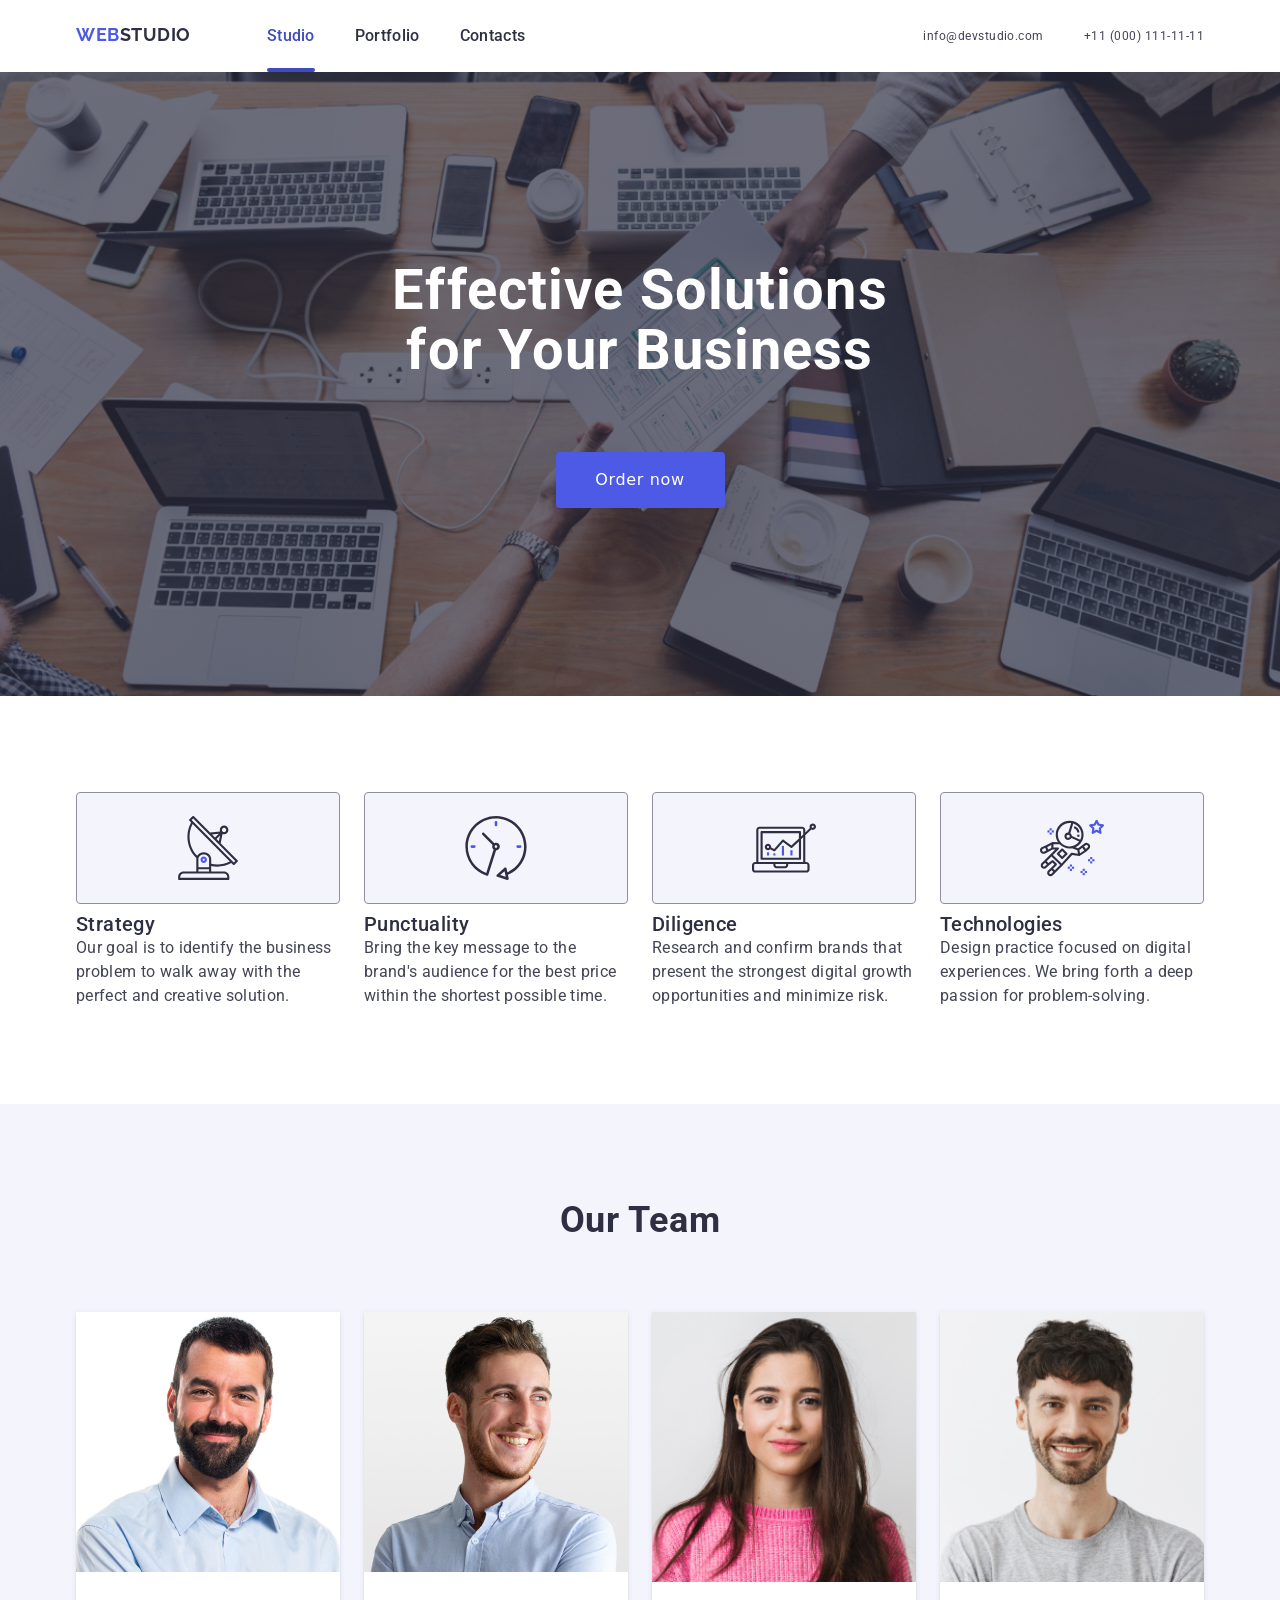
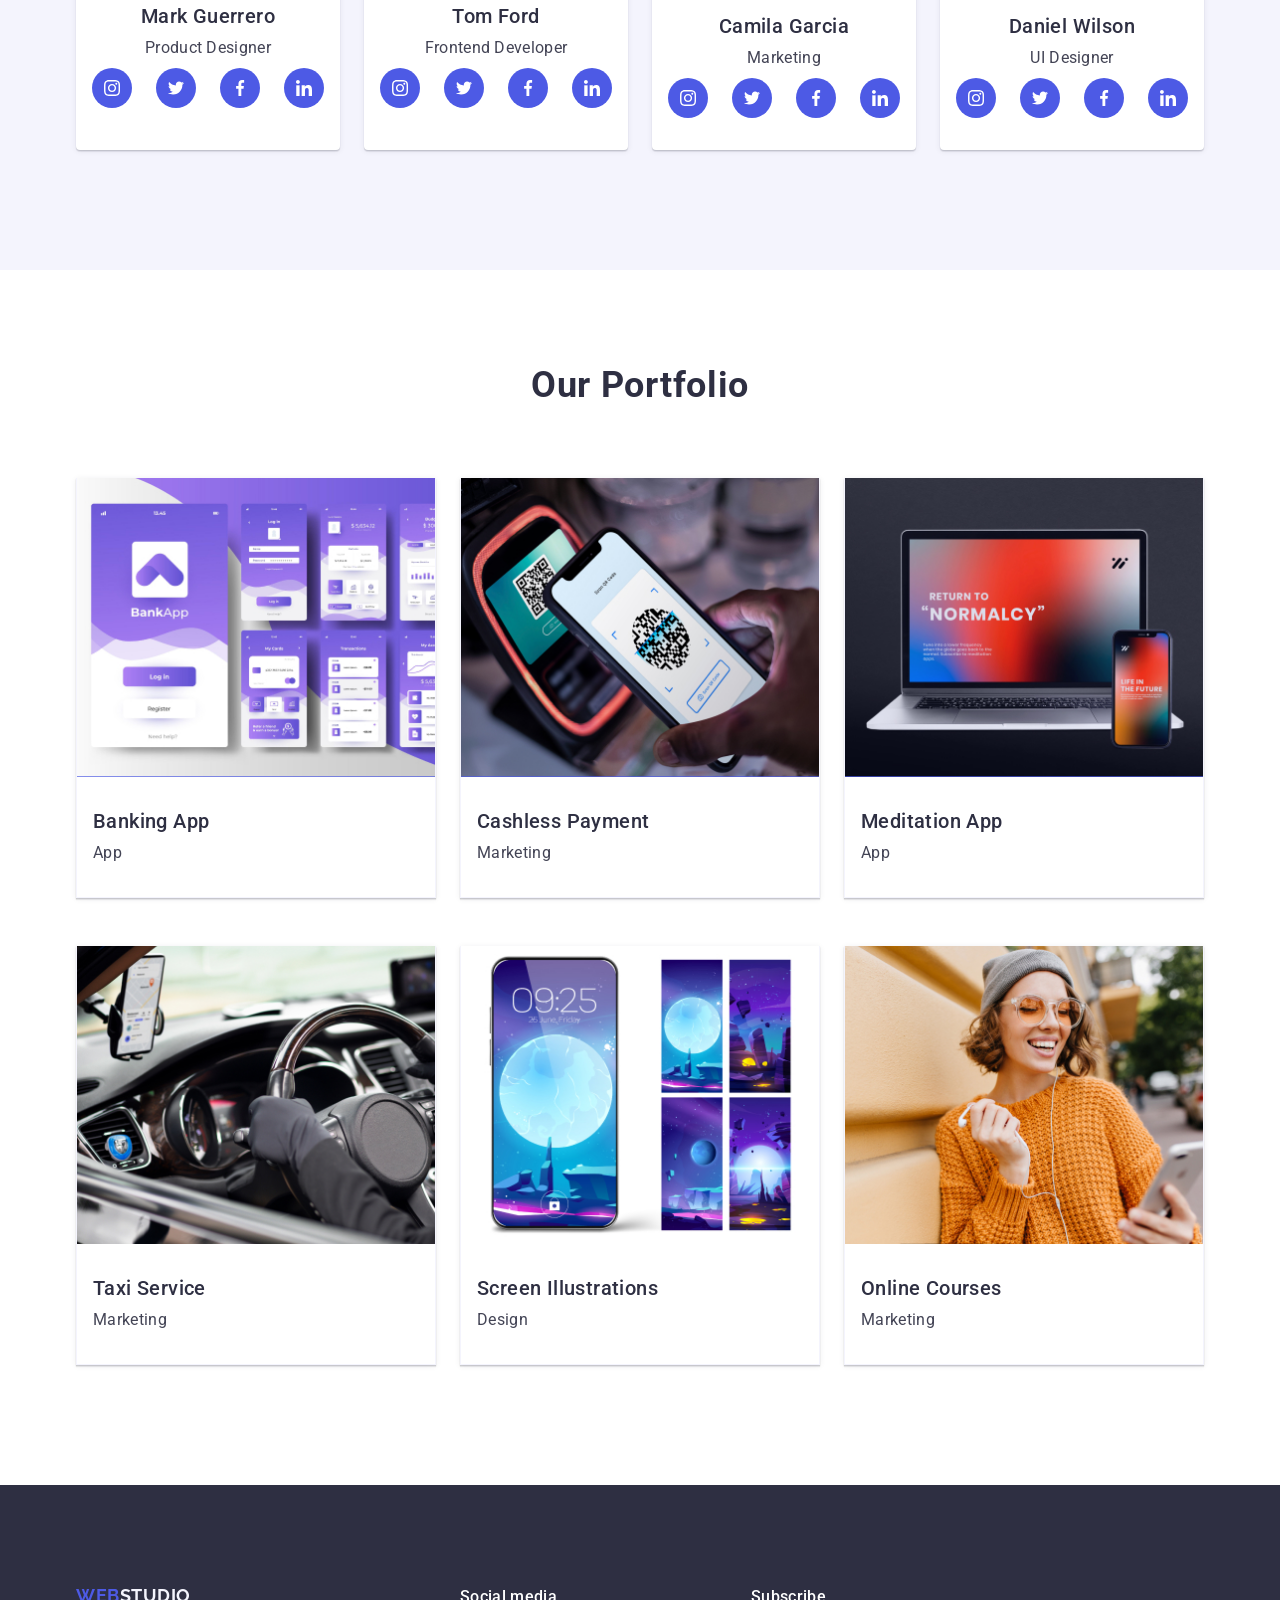
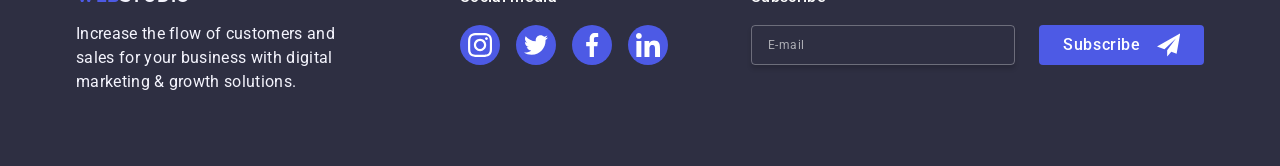
<file: index.html>
<!DOCTYPE html>
<html lang="en">
  <head>
    <meta charset="UTF-8" />
    <meta http-equiv="X-UA-Compatible" content="IE=edge" />
    <meta name="viewport" content="width=device-width, initial-scale=1.0" />
    <link rel="preconnect" href="https://fonts.googleapis.com" />
    <link rel="preconnect" href="https://fonts.gstatic.com" crossorigin />
    <link
      href="https://fonts.googleapis.com/css2?family=Raleway:wght@700&family=Roboto:wght@400;500;700&display=swap"
      rel="stylesheet"
    />
    <link
      rel="stylesheet"
      href="https://cdnjs.cloudflare.com/ajax/libs/modern-normalize/2.0.0/modern-normalize.min.css"
      integrity="sha512-4xo8blKMVCiXpTaLzQSLSw3KFOVPWhm/TRtuPVc4WG6kUgjH6J03IBuG7JZPkcWMxJ5huwaBpOpnwYElP/m6wg=="
      crossorigin="anonymous"
      referrerpolicy="no-referrer"
    />
    <!-- Styles connect again -->
    <!-- <link rel="stylesheet" href="./css/styles.css" /> -->
    <link rel="stylesheet" href="./css/index.css" />
    <title>WebStudio</title>
  </head>
  <body>
    <!--Page's header-->

    <header id="contacts-link" class="page-header">
      <div class="container page-header-container">
        <nav class="page-nav">
          <a class="head-logo link" href="./index.html">WEB<span class="logo-head">Studio</span></a>
          <ul class="menu list">
            <li class="item"><a class="current-link link" href="./index.html">Studio</a></li>
            <li class="item text"><a class="link" href="#portfolio-link">Portfolio</a></li>
            <li class="item"><a class="link" href="#contacts-link">Contacts</a></li>
          </ul>
        </nav>
        <button type="button" class="open-mobile-menu-btn" data-mobile-open>
          <svg
            class="open-mobile-menu-icon"
            width="24"
            height="24"
            aria-label="mobile menu open icon"
          >
            <use href="./images/icons/sprite.svg#icon-menu"></use>
          </svg>
        </button>
        <address class="head-address">
          <ul class="contact-list list">
            <li class="item">
              <a class="link" href="mailto:info@devstudio.com">info@devstudio.com</a>
            </li>
            <li class="item">
              <a class="link" href="tel:+110001111111">+11 (000) 111-11-11</a>
            </li>
          </ul>
        </address>
      </div>
    </header>

    <!-- Main-->

    <main class="main-info">
      <!--- ======================Hero & benetits section====================== -->

      <section class="hero section">
        <div class="container">
          <h1 class="hero-title">
            Effective Solutions<br />
            for Your Business
          </h1>
          <button class="hero-button button" type="button" data-modal-open>Order now</button>
        </div>
      </section>

      <!-- ======================Benefits section====================== -->

      <section class="benefits section">
        <div class="container">
          <h2 class="benefit-title visually-hidden">Benefits</h2>
          <ul class="benefits-list list">
            <li class="benefits-list-item">
              <div class="benefits-icon">
                <svg class="benefits-list-icon" width="64" height="64">
                  <use href="./images/icons/sprite.svg#icon-antenna"></use>
                </svg>
              </div>
              <h3 class="benefits-list-title">Strategy</h3>
              <p class="benefits-list-text">
                Our goal is to identify the business problem to walk away with the perfect and
                creative solution.
              </p>
            </li>
            <li class="benefits-list-item">
              <div class="benefits-icon">
                <svg class="benefits-list-icon" width="64" height="64">
                  <use href="./images/icons/sprite.svg#icon-clock"></use>
                </svg>
              </div>
              <h3 class="benefits-list-title">Punctuality</h3>
              <p class="benefits-list-text">
                Bring the key message to the brand's audience for the best price within the shortest
                possible time.
              </p>
            </li>
            <li class="benefits-list-item">
              <div class="benefits-icon">
                <svg class="benefits-list-icon" width="64" height="64">
                  <use href="./images/icons/sprite.svg#icon-diagram"></use>
                </svg>
              </div>
              <h3 class="benefits-list-title">Diligence</h3>
              <p class="benefits-list-text">
                Research and confirm brands that present the strongest digital growth opportunities
                and minimize risk.
              </p>
            </li>
            <li class="benefits-list-item">
              <div class="benefits-icon">
                <svg class="benefits-list-icon" width="64" height="64">
                  <use href="./images/icons/sprite.svg#icon-astronaut"></use>
                </svg>
              </div>
              <h3 class="benefits-list-title">Technologies</h3>
              <p class="benefits-list-text">
                Design practice focused on digital experiences. We bring forth a deep passion for
                problem-solving.
              </p>
            </li>
          </ul>
        </div>
      </section>

      <!-- ======================Team section====================== -->

      <section class="team section">
        <div class="container">
          <h2 class="team-title">Our Team</h2>
          <ul class="team-list list">
            <li class="team-member">
              <img
                class="member-picture"
                srcset="
                  ./images/employees/product-designer@1x.jpg 1x,
                  ./images/employees/product-designer@2x.jpg 2x
                "
                alt="Product Designer"
                width="264"
                height="260"
              />
              <div class="discription">
                <h3 class="team-members-name">Mark Guerrero</h3>
                <p class="team-member-text">Product Designer</p>
                <ul class="social-list list">
                  <li>
                    <a
                      href="#"
                      class="social-link link"
                      target="_blank"
                      rel="noopener noreferrer nofollow"
                      aria-label="link instagram"
                    >
                      <svg class="team-list-icon" width="16" height="16">
                        <use href="./images/icons/sprite.svg#icon-instagram"></use>
                      </svg>
                    </a>
                  </li>
                  <li>
                    <a
                      href="#"
                      class="social-link link"
                      target="_blank"
                      rel="noopener noreferrer nofollow"
                      aria-label="link instagram"
                    >
                      <svg class="team-list-icon" width="16" height="16">
                        <use href="./images/icons/sprite.svg#icon-twitter"></use>
                      </svg>
                    </a>
                  </li>
                  <li>
                    <a
                      href="#"
                      class="social-link link"
                      target="_blank"
                      rel="noopener noreferrer nofollow"
                      aria-label="link instagram"
                    >
                      <svg class="team-list-icon" width="16" height="16">
                        <use href="./images/icons/sprite.svg#icon-facebook"></use>
                      </svg>
                    </a>
                  </li>
                  <li>
                    <a
                      href="#"
                      class="social-link link"
                      target="_blank"
                      rel="noopener noreferrer nofollow"
                      aria-label="link instagram"
                    >
                      <svg class="team-list-icon" width="16" height="16">
                        <use href="./images/icons/sprite.svg#icon-linkedin"></use>
                      </svg>
                    </a>
                  </li>
                </ul>
              </div>
            </li>
            <li class="team-member">
              <img
                class="member-picture"
                srcset="
                  ./images/employees/frontend-developer@1x.jpg 1x,
                  ./images/employees/frontend-developer@2x.jpg 2x
                "
                alt="Frontend Developer"
                width="264"
                height="260"
              />
              <div class="discription">
                <h3 class="team-members-name">Tom Ford</h3>
                <p class="team-member-text">Frontend Developer</p>
                <ul class="social-list list">
                  <li>
                    <a
                      href="#"
                      class="social-link link"
                      target="_blank"
                      rel="noopener noreferrer nofollow"
                      aria-label="link instagram"
                    >
                      <svg class="team-list-icon" width="16" height="16">
                        <use href="./images/icons/sprite.svg#icon-instagram"></use>
                      </svg>
                    </a>
                  </li>
                  <li>
                    <a
                      href="#"
                      class="social-link link"
                      target="_blank"
                      rel="noopener noreferrer nofollow"
                      aria-label="link instagram"
                    >
                      <svg class="team-list-icon" width="16" height="16">
                        <use href="./images/icons/sprite.svg#icon-twitter"></use>
                      </svg>
                    </a>
                  </li>
                  <li>
                    <a
                      href="#"
                      class="social-link link"
                      target="_blank"
                      rel="noopener noreferrer nofollow"
                      aria-label="link instagram"
                    >
                      <svg class="team-list-icon" width="16" height="16">
                        <use href="./images/icons/sprite.svg#icon-facebook"></use>
                      </svg>
                    </a>
                  </li>
                  <li>
                    <a
                      href="#"
                      class="social-link link"
                      target="_blank"
                      rel="noopener noreferrer nofollow"
                      aria-label="link instagram"
                    >
                      <svg class="team-list-icon" width="16" height="16">
                        <use href="./images/icons/sprite.svg#icon-linkedin"></use>
                      </svg>
                    </a>
                  </li>
                </ul>
              </div>
            </li>
            <li class="team-member">
              <img
                class="member-picture"
                srcset="
                  ./images/employees/marketing@1x.jpg 1x,
                  ./images/employees/marketing@2x.jpg 2x
                "
                alt="Marketing"
                width="264"
                height="270"
              />
              <div class="discription">
                <h3 class="team-members-name">Camila Garcia</h3>
                <p class="team-member-text">Marketing</p>
                <ul class="social-list list">
                  <li>
                    <a
                      href="#"
                      class="social-link link"
                      target="_blank"
                      rel="noopener noreferrer nofollow"
                      aria-label="link instagram"
                    >
                      <svg class="team-list-icon" width="16" height="16">
                        <use href="./images/icons/sprite.svg#icon-instagram"></use>
                      </svg>
                    </a>
                  </li>
                  <li>
                    <a
                      href="#"
                      class="social-link link"
                      target="_blank"
                      rel="noopener noreferrer nofollow"
                      aria-label="link instagram"
                    >
                      <svg class="team-list-icon" width="16" height="16">
                        <use href="./images/icons/sprite.svg#icon-twitter"></use>
                      </svg>
                    </a>
                  </li>
                  <li>
                    <a
                      href="#"
                      class="social-link link"
                      target="_blank"
                      rel="noopener noreferrer nofollow"
                      aria-label="link instagram"
                    >
                      <svg class="team-list-icon" width="16" height="16">
                        <use href="./images/icons/sprite.svg#icon-facebook"></use>
                      </svg>
                    </a>
                  </li>
                  <li>
                    <a
                      href="#"
                      class="social-link link"
                      target="_blank"
                      rel="noopener noreferrer nofollow"
                      aria-label="link instagram"
                    >
                      <svg class="team-list-icon" width="16" height="16">
                        <use href="./images/icons/sprite.svg#icon-linkedin"></use>
                      </svg>
                    </a>
                  </li>
                </ul>
              </div>
            </li>
            <li class="team-member">
              <img
                class="member-picture"
                srcset="
                  ./images/employees/ui-designer@1x.jpg 1x,
                  ./images/employees/ui-designer@2x.jpg 2x
                "
                alt="UI Designer"
                width="264"
                height="270"
              />
              <div class="discription">
                <h3 class="team-members-name">Daniel Wilson</h3>
                <p class="team-member-text">UI Designer</p>
                <ul class="social-list list">
                  <li>
                    <a
                      href="#"
                      class="social-link link"
                      target="_blank"
                      rel="noopener noreferrer nofollow"
                      aria-label="link instagram"
                    >
                      <svg class="team-list-icon" width="16" height="16">
                        <use href="./images/icons/sprite.svg#icon-instagram"></use>
                      </svg>
                    </a>
                  </li>
                  <li>
                    <a
                      href="#"
                      class="social-link link"
                      target="_blank"
                      rel="noopener noreferrer nofollow"
                      aria-label="link instagram"
                    >
                      <svg class="team-list-icon" width="16" height="16">
                        <use href="./images/icons/sprite.svg#icon-twitter"></use>
                      </svg>
                    </a>
                  </li>
                  <li>
                    <a
                      href="#"
                      class="social-link link"
                      target="_blank"
                      rel="noopener noreferrer nofollow"
                      aria-label="link instagram"
                    >
                      <svg class="team-list-icon" width="16" height="16">
                        <use href="./images/icons/sprite.svg#icon-facebook"></use>
                      </svg>
                    </a>
                  </li>
                  <li>
                    <a
                      href="#"
                      class="social-link link"
                      target="_blank"
                      rel="noopener noreferrer nofollow"
                      aria-label="link instagram"
                    >
                      <svg class="team-list-icon" width="16" height="16">
                        <use href="./images/icons/sprite.svg#icon-linkedin"></use>
                      </svg>
                    </a>
                  </li>
                </ul>
              </div>
            </li>
          </ul>
        </div>
      </section>

      <!-- ======================Portfolio section====================== -->

      <section class="portfolio section">
        <div class="container">
          <h2 id="portfolio-link" class="portfolio-title">Our Portfolio</h2>
          <ul class="portfolio-list list">
            <li class="portfolio-list-item">
              <div class="thumb-overlay">
                <img
                  class="portfolio-picture"
                  src="./images/services/banking-app.jpg"
                  srcset="
                    ./images/services/desktop/banking-app-desktop.jpg    360w,
                    ./images/services/desktop/banking-app-desktop@2x.jpg 720w,
                    ./images/services/tablet/banking-app-tablet.jpg      356w,
                    ./images/services/tablet/banking-app-tablet@2x.jpg   712w,
                    ./images/services/mobile/banking-app-mob.jpg         288w,
                    ./images/services/mobile/banking-app-mob@2x.jpg      576w
                  "
                  sizes="(min-width: 1158px) 360px, (min-width: 768px) 356px,  (max-width: 767px) 288px"
                  alt="Banking App"
                />
                <p class="overlay">
                  14 Stylish and User-Friendly App Design Concepts · Task Manager App · Calorie
                  Tracker App · Exotic Fruit Ecommerce App · Cloud Storage App
                </p>
              </div>
              <div class="discription">
                <h3 class="portfolio-name">Banking App</h3>
                <p class="portfolio-text">App</p>
              </div>
            </li>
            <li class="portfolio-list-item">
              <div class="thumb-overlay">
                <img
                  class="portfolio-picture"
                  src="./images/services/cashless-payment.jpg"
                  srcset="
                    ./images/services/desktop/cashless-payment-desktop.jpg    360w,
                    ./images/services/desktop/cashless-payment-desktop@2x.jpg 720w,
                    ./images/services/tablet/cashless-payment-tablet.jpg      356w,
                    ./images/services/tablet/cashless-payment-tablet@2x.jpg   712w,
                    ./images/services/mobile/cashless-payment-mob.jpg         288w,
                    ./images/services/mobile/cashless-payment-mob@2x.jpg      576w
                  "
                  sizes="(min-width: 1158px) 360px, (min-width: 768px) 356px,  (max-width: 767px) 288px"
                  alt="Cashless payment"
                />
                <p class="overlay">
                  14 Stylish and User-Friendly App Design Concepts · Task Manager App · Calorie
                  Tracker App · Exotic Fruit Ecommerce App · Cloud Storage App
                </p>
              </div>
              <div class="discription">
                <h3 class="portfolio-name">Cashless Payment</h3>
                <p class="portfolio-text">Marketing</p>
              </div>
            </li>
            <li class="portfolio-list-item">
              <div class="thumb-overlay">
                <img
                  class="portfolio-picture"
                  src="./images/services/meditation-app.jpg"
                  srcset="
                    ./images/services/desktop/meditation-app-desktop.jpg    360w,
                    ./images/services/desktop/meditation-app-desktop@2x.jpg 720w,
                    ./images/services/tablet/meditation-app-tablet.jpg      356w,
                    ./images/services/tablet/meditation-app-tablet@2x.jpg   712w,
                    ./images/services/mobile/meditation-app-mob.jpg         288w,
                    ./images/services/mobile/meditation-app-mob@2x.jpg      576w
                  "
                  sizes="(min-width: 1158px) 360px, (min-width: 768px) 356px,  (max-width: 767px) 288px"
                  alt="Meditation App"
                />
                <p class="overlay">
                  14 Stylish and User-Friendly App Design Concepts · Task Manager App · Calorie
                  Tracker App · Exotic Fruit Ecommerce App · Cloud Storage App
                </p>
              </div>
              <div class="discription">
                <h3 class="portfolio-name">Meditation App</h3>
                <p class="portfolio-text">App</p>
              </div>
            </li>
            <li class="portfolio-list-item">
              <div class="thumb-overlay">
                <img
                  class="portfolio-picture"
                  src="./images/services/taxi-service.jpg"
                  srcset="
                    ./images/services/desktop/taxi-service-desktop.jpg    360w,
                    ./images/services/desktop/taxi-service-desktop@2x.jpg 720w,
                    ./images/services/tablet/taxi-service-tablet.jpg      356w,
                    ./images/services/tablet/taxi-service-tablet@2x.jpg   712w,
                    ./images/services/mobile/taxi-service-mob.jpg         288w,
                    ./images/services/mobile/taxi-service-mob@2x.jpg      576w
                  "
                  sizes="(min-width: 1158px) 360px, (min-width: 768px) 356px,  (max-width: 767px) 288px"
                  alt="Taxi service"
                />
                <p class="overlay">
                  14 Stylish and User-Friendly App Design Concepts · Task Manager App · Calorie
                  Tracker App · Exotic Fruit Ecommerce App · Cloud Storage App
                </p>
              </div>
              <div class="discription">
                <h3 class="portfolio-name">Taxi Service</h3>
                <p class="portfolio-text">Marketing</p>
              </div>
            </li>
            <li class="portfolio-list-item">
              <div class="thumb-overlay">
                <img
                  class="portfolio-picture"
                  src="./images/services/screen-illustration.jpg"
                  srcset="
                    ./images/services/desktop/screen-illustration-desktop.jpg    360w,
                    ./images/services/desktop/screen-illustration-desktop@2x.jpg 720w,
                    ./images/services/tablet/screen-illustration-tablet.jpg      356w,
                    ./images/services/tablet/screen-illustration-tablet@2x.jpg   712w,
                    ./images/services/mobile/screen-illustration-mob.jpg         288w,
                    ./images/services/mobile/screen-illustration-mob@2x.jpg      576w
                  "
                  sizes="(min-width: 1158px) 360px, (min-width: 768px) 356px,  (max-width: 767px) 288px"
                  alt="Screen illustration"
                />
                <p class="overlay">
                  14 Stylish and User-Friendly App Design Concepts · Task Manager App · Calorie
                  Tracker App · Exotic Fruit Ecommerce App · Cloud Storage App
                </p>
              </div>
              <div class="discription">
                <h3 class="portfolio-name">Screen Illustrations</h3>
                <p class="portfolio-text">Design</p>
              </div>
            </li>
            <li class="portfolio-list-item">
              <div class="thumb-overlay">
                <img
                  class="portfolio-picture"
                  src="./images/services/online-courses.jpg"
                  srcset="
                    ./images/services/desktop/online-courses-desktop.jpg    360w,
                    ./images/services/desktop/online-courses-desktop@2x.jpg 720w,
                    ./images/services/tablet/online-courses-tablet.jpg      356w,
                    ./images/services/tablet/online-courses-tablet@2x.jpg   712w,
                    ./images/services/mobile/online-courses-mob.jpg         288w,
                    ./images/services/mobile/online-courses-mob@2x.jpg      576w
                  "
                  sizes="(min-width: 1158px) 360px, (min-width: 768px) 356px,  (max-width: 767px) 288px"
                  alt="Online courses"
                />
                <p class="overlay">
                  14 Stylish and User-Friendly App Design Concepts · Task Manager App · Calorie
                  Tracker App · Exotic Fruit Ecommerce App · Cloud Storage App
                </p>
              </div>
              <div class="discription">
                <h3 class="portfolio-name">Online Courses</h3>
                <p class="portfolio-text">Marketing</p>
              </div>
            </li>
          </ul>
        </div>
      </section>
    </main>

    <!-- ====================== Footer ======================-->

    <footer class="page-footer">
      <div class="container">
        <div class="footer-container">
          <div class="footer-info">
            <a class="foot-logo link" href="./index.html"
              >WEB<span class="logo-part">Studio</span></a
            >
            <p class="foot-text">
              Increase the flow of customers and sales for your business with digital marketing &
              growth solutions.
            </p>
          </div>
          <div class="social-footer">
            <h2 class="social-footer-titel">Social media</h2>
            <ul class="social-list-footer list">
              <li>
                <a
                  href="#"
                  class="social-link link"
                  target="_blank"
                  rel="noopener noreferrer nofollow"
                  aria-label="link instagram"
                >
                  <svg class="team-list-icon" width="24" height="24">
                    <use href="./images/icons/sprite.svg#icon-instagram"></use>
                  </svg>
                </a>
              </li>
              <li>
                <a
                  href="#"
                  class="social-link link"
                  target="_blank"
                  rel="noopener noreferrer nofollow"
                  aria-label="link instagram"
                >
                  <svg class="team-list-icon" width="24" height="24">
                    <use href="./images/icons/sprite.svg#icon-twitter"></use>
                  </svg>
                </a>
              </li>
              <li>
                <a
                  href="#"
                  class="social-link link"
                  target="_blank"
                  rel="noopener noreferrer nofollow"
                  aria-label="link instagram"
                >
                  <svg class="team-list-icon" width="24" height="24">
                    <use href="./images/icons/sprite.svg#icon-facebook"></use>
                  </svg>
                </a>
              </li>
              <li>
                <a
                  href="#"
                  class="social-link link"
                  target="_blank"
                  rel="noopener noreferrer nofollow"
                  aria-label="link instagram"
                >
                  <svg class="team-list-icon" width="24" height="24">
                    <use href="./images/icons/sprite.svg#icon-linkedin"></use>
                  </svg>
                </a>
              </li>
            </ul>
          </div>
          <div class="subscribe-footer">
            <form action="javascript:void(0);" autocomplete="off">
              <div class="subscribe-footer-container">
                <label class="social-footer-label" for="footer-mail"> Subscribe </label>
                <div class="subscribe-wrap">
                  <input
                    class="subscribe-input"
                    type="email"
                    id="footer-mail"
                    placeholder="E-mail"
                  />
                  <button class="subscribe-button button" type="button">
                    Subscribe
                    <svg class="icon-send" width="24px" height="24px">
                      <use href="./images/icons/sprite.svg#send"></use>
                    </svg>
                  </button>
                </div>
              </div>
            </form>
          </div>
        </div>
      </div>
    </footer>

    <!-- ======================BACKDROP MODAL====================== -->

    <div class="backdrop is-hidden" data-modal>
      <div class="modal">
        <button class="button button-modal-close" data-modal-close>
          <svg class="icon-close" width="8px" height="8px" aria-label="close model icon">
            <use href="./images/icons/sprite.svg#icon-close"></use>
          </svg>
        </button>

        <form class="modal-form" autocomplete="off">
          <p class="modal-title">Leave your contacts and we will call you back</p>
          <div class="form-field">
            <label class="form-label" for="user_name">Name</label>
            <div class="input-wrapp">
              <input
                class="form-input"
                type="text"
                name="name"
                id="user_name"
                pattern="[a-zA-Zа-яА-ЯіІїЇєЄґҐ']+"
                title="Name must contain only letters"
                required
              />
              <svg class="form-icon" width="18" height="18" aria-label="input icon">
                <use href="./images/icons/sprite.svg#icon-person"></use>
              </svg>
            </div>
          </div>
          <div class="form-field">
            <label class="form-label" for="user_phone">Phone</label>
            <div class="input-wrapp">
              <input
                class="form-input"
                type="tel"
                name="tel"
                id="user_phone"
                pattern="[0-9]{3}-[0-9]{3}-[0-9]{2}-[0-9]{2}"
                title="Phone must contain only numbers"
                required
              />
              <svg class="form-icon" width="18" height="18" aria-label="input icon">
                <use href="./images/icons/sprite.svg#icon-phone"></use>
              </svg>
            </div>
          </div>
          <div class="form-field">
            <label class="form-label" for="mail">Email</label>
            <div class="input-wrapp">
              <input class="form-input" type="email" name="mail" id="mail" required />
              <svg class="form-icon" width="18" height="18" aria-label="input icon">
                <use href="./images/icons/sprite.svg#icon-email"></use>
              </svg>
            </div>
          </div>
          <div class="form-field comment-field">
            <label class="form-label" for="comment">Comment</label>
            <textarea
              class="form-input form-comment"
              name="comment"
              id="comment"
              placeholder="Text input"
            ></textarea>
          </div>
          <div class="form-policy-checkbox">
            <input
              class="real-policy-checkbox visually-hidden"
              type="checkbox"
              name="policy"
              id="chek-policy"
              value="true"
              required
            />

            <label class="policy-label" for="chek-policy">
              <span class="policy-own-chekbox">
                <svg class="policy-check-icon" width="10" height="8" aria-label="policy check mark">
                  <use href="./images/icons/sprite.svg#icon-checked"></use>
                </svg>
              </span>
              <div class="text-and-link">
                <span class="policy-text">I accept the terms and conditions of the</span>
                <a href="#" class="policy-link link"> Privacy Policy</a>
              </div>
            </label>
          </div>
          <button class="form-button" type="submit">Send</button>
        </form>
      </div>
    </div>
    <!-- ====================== MOBILE MENU ====================== -->
    <div class="mobile-menu is-hidden" data-mobile>
      <button type="button" class="mobile-menu-close-btn" data-mobile-close>
        <svg
          class="mobile-menu-close-icon"
          width="8"
          height="8"
          aria-label="mobile menu close icon"
        >
          <use href="./images/icons/sprite.svg#icon-close"></use>
        </svg>
      </button>
      <div class="mobile-list-link">
        <ul class="mobile-menu-list list">
          <li class="item"><a class="current-link link" href="./index.html">Studio</a></li>
          <li class="item"><a class="link" href="">Portfolio</a></li>
          <li class="item"><a class="link" href="">Contacts</a></li>
        </ul>
      </div>
      <div class="mobile-list-contact">
        <address class="mobile-menu-address">
          <ul class="mobile-contact-list list">
            <li class="item">
              <a class="link" href="tel:+110001111111">+11 (000) 111-11-11</a>
            </li>
            <li class="item">
              <a class="link" href="mailto:info@devstudio.com">info@devstudio.com</a>
            </li>
          </ul>
        </address>
        <div class="mobile-social-link">
          <ul class="mobile-social-list list">
            <li>
              <a
                href="#"
                class="social-link link"
                target="_blank"
                rel="noopener noreferrer nofollow"
                aria-label="link instagram"
              >
                <svg class="mobile-list-icon" width="24" height="24">
                  <use href="./images/icons/sprite.svg#icon-instagram"></use>
                </svg>
              </a>
            </li>
            <li>
              <a
                href="#"
                class="social-link link"
                target="_blank"
                rel="noopener noreferrer nofollow"
                aria-label="link instagram"
              >
                <svg class="mobile-list-icon" width="24" height="24">
                  <use href="./images/icons/sprite.svg#icon-twitter"></use>
                </svg>
              </a>
            </li>
            <li>
              <a
                href="#"
                class="social-link link"
                target="_blank"
                rel="noopener noreferrer nofollow"
                aria-label="link instagram"
              >
                <svg class="mobile-list-icon" width="24" height="24">
                  <use href="./images/icons/sprite.svg#icon-facebook"></use>
                </svg>
              </a>
            </li>
            <li>
              <a
                href="#"
                class="social-link link"
                target="_blank"
                rel="noopener noreferrer nofollow"
                aria-label="link instagram"
              >
                <svg class="mobile-list-icon" width="24" height="24">
                  <use href="./images/icons/sprite.svg#icon-linkedin"></use>
                </svg>
              </a>
            </li>
          </ul>
        </div>
      </div>
    </div>
    <!-- script -->
    <script src="./js/modal.js"></script>
    <script src="./js/mobile_menu.js"></script>
  </body>
</html>
</file>
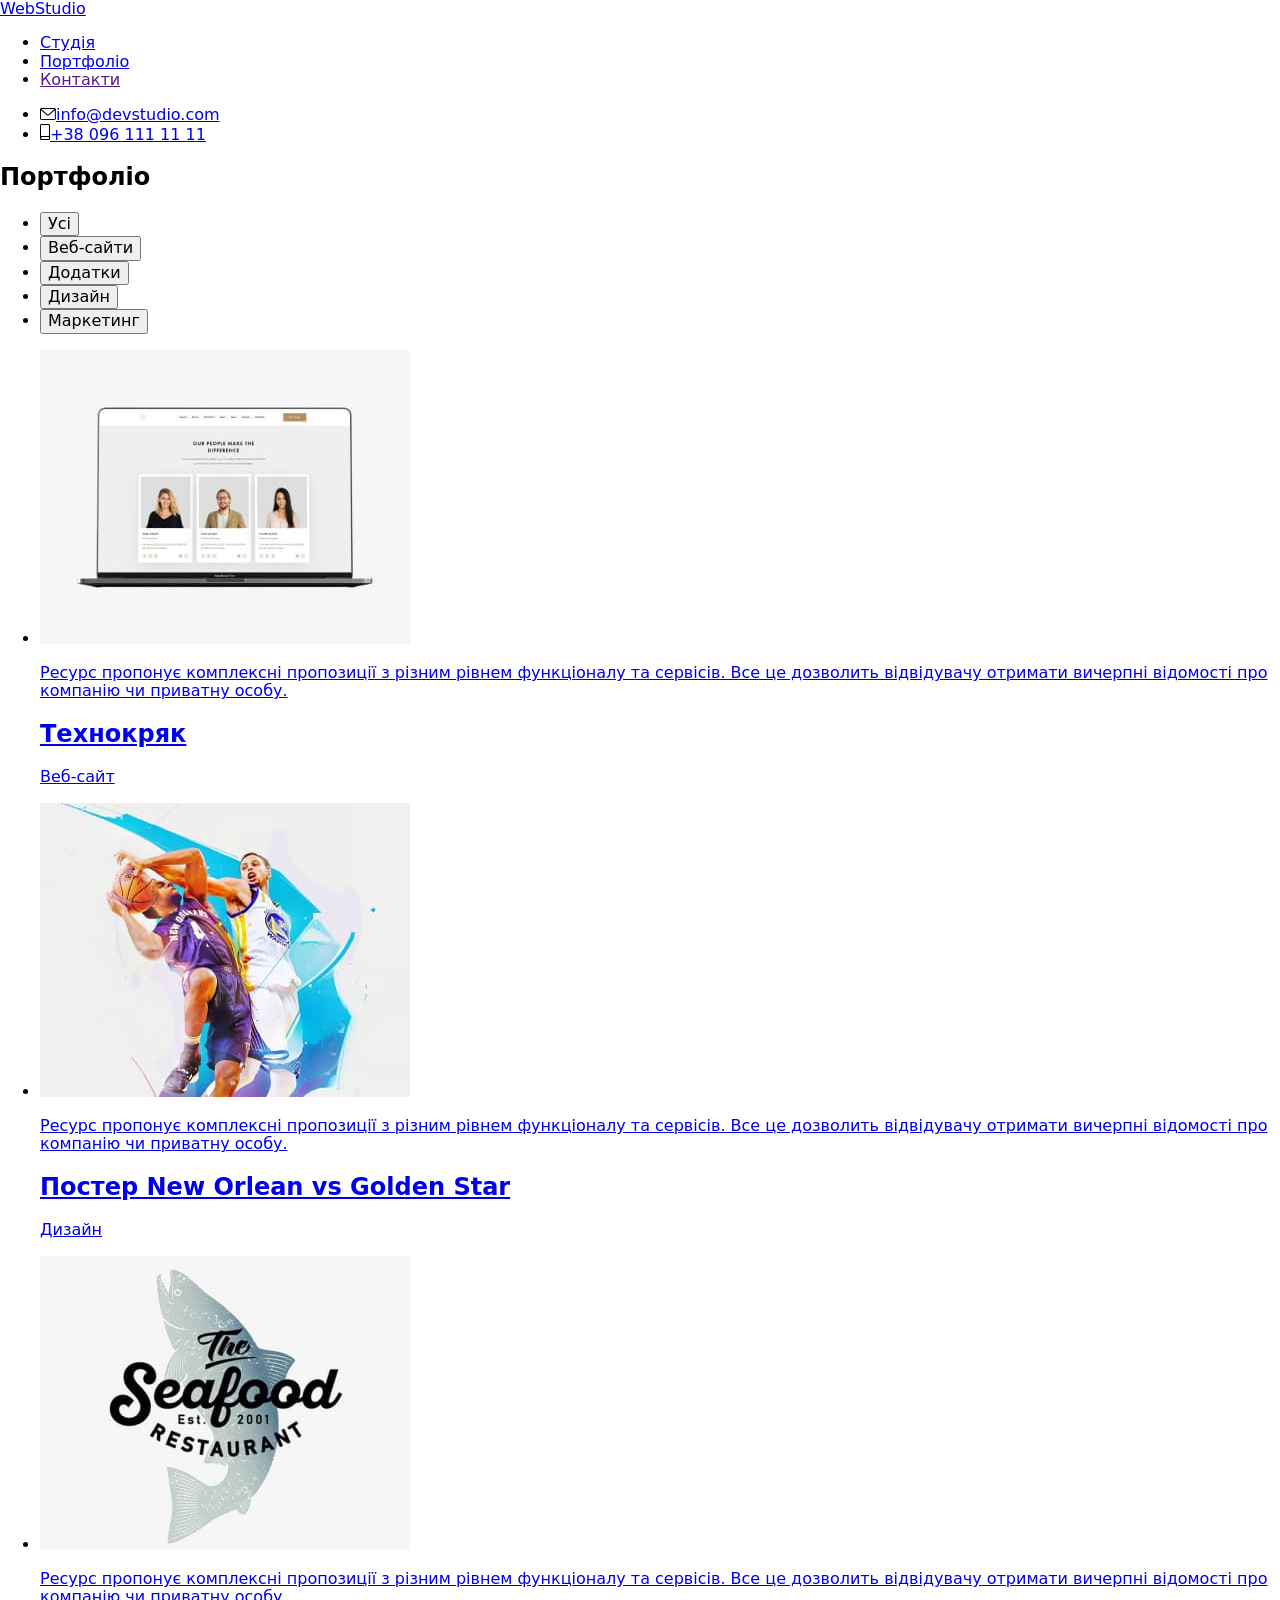
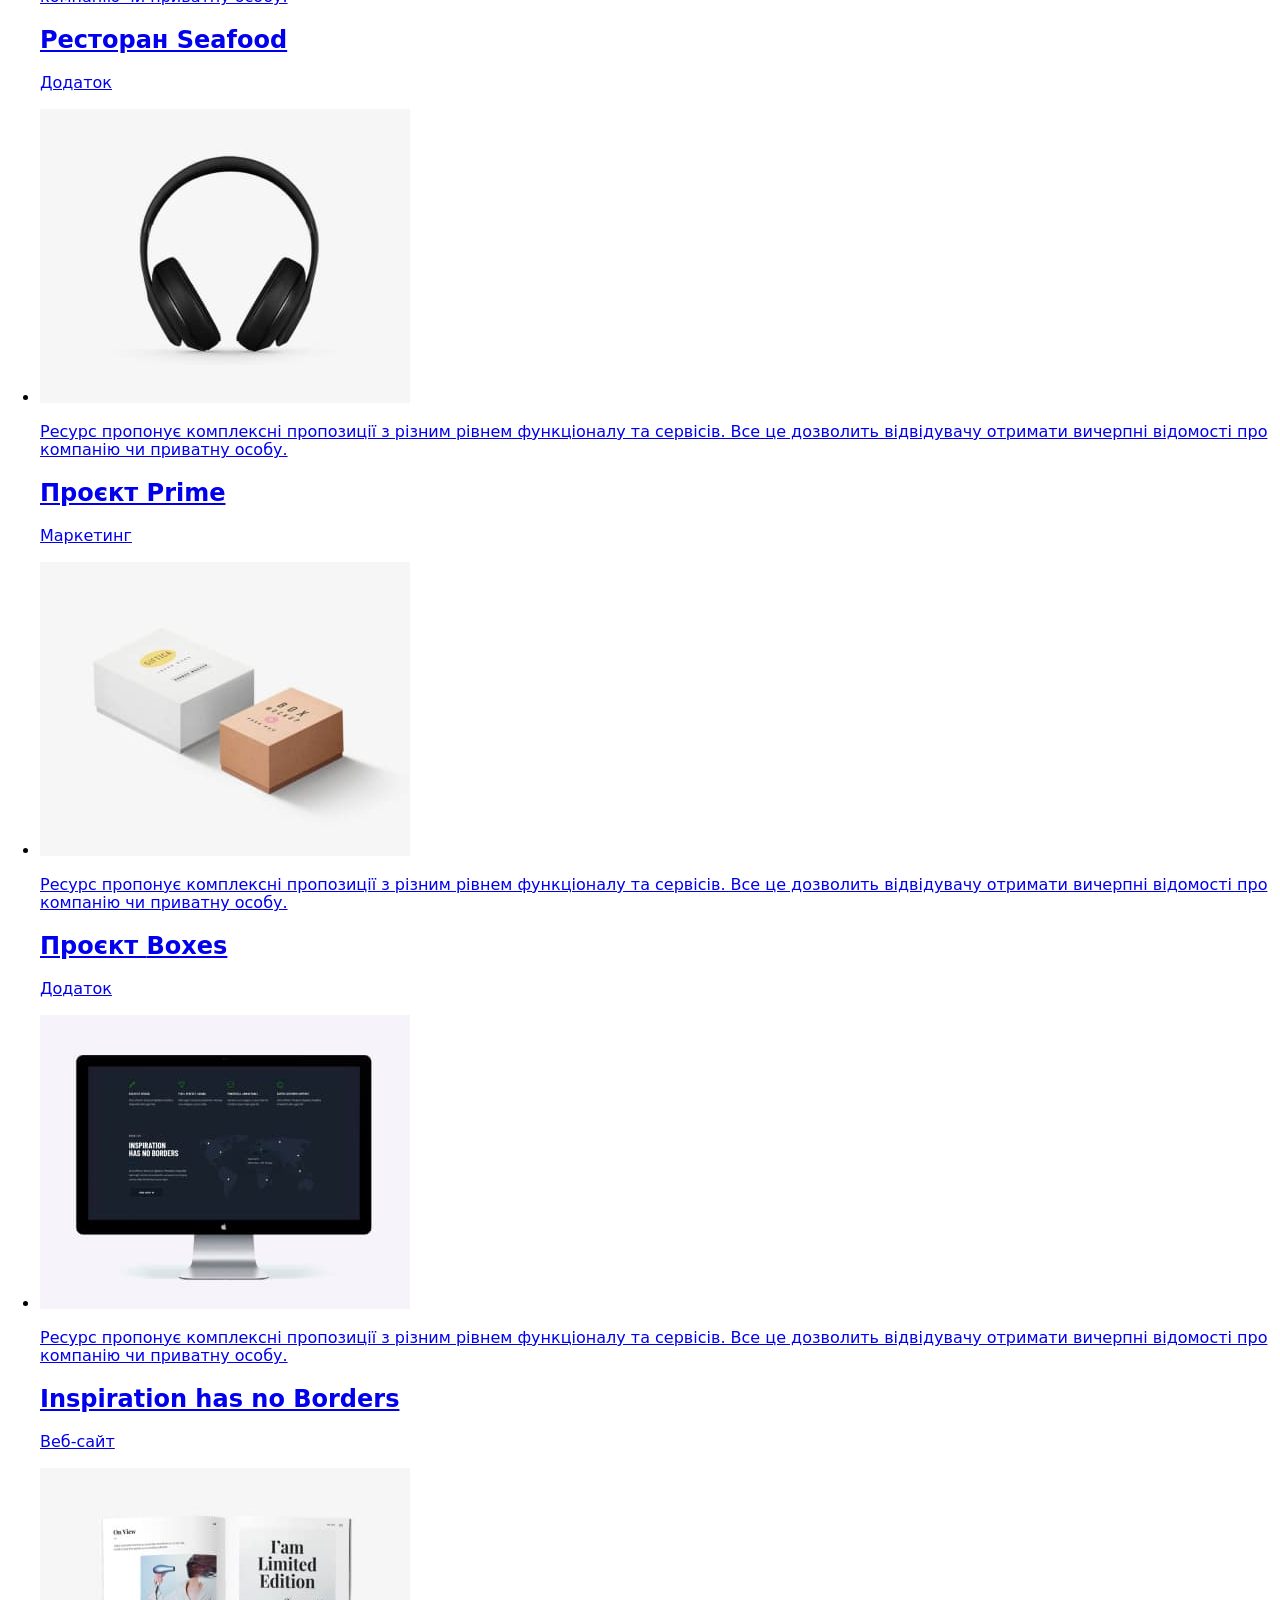
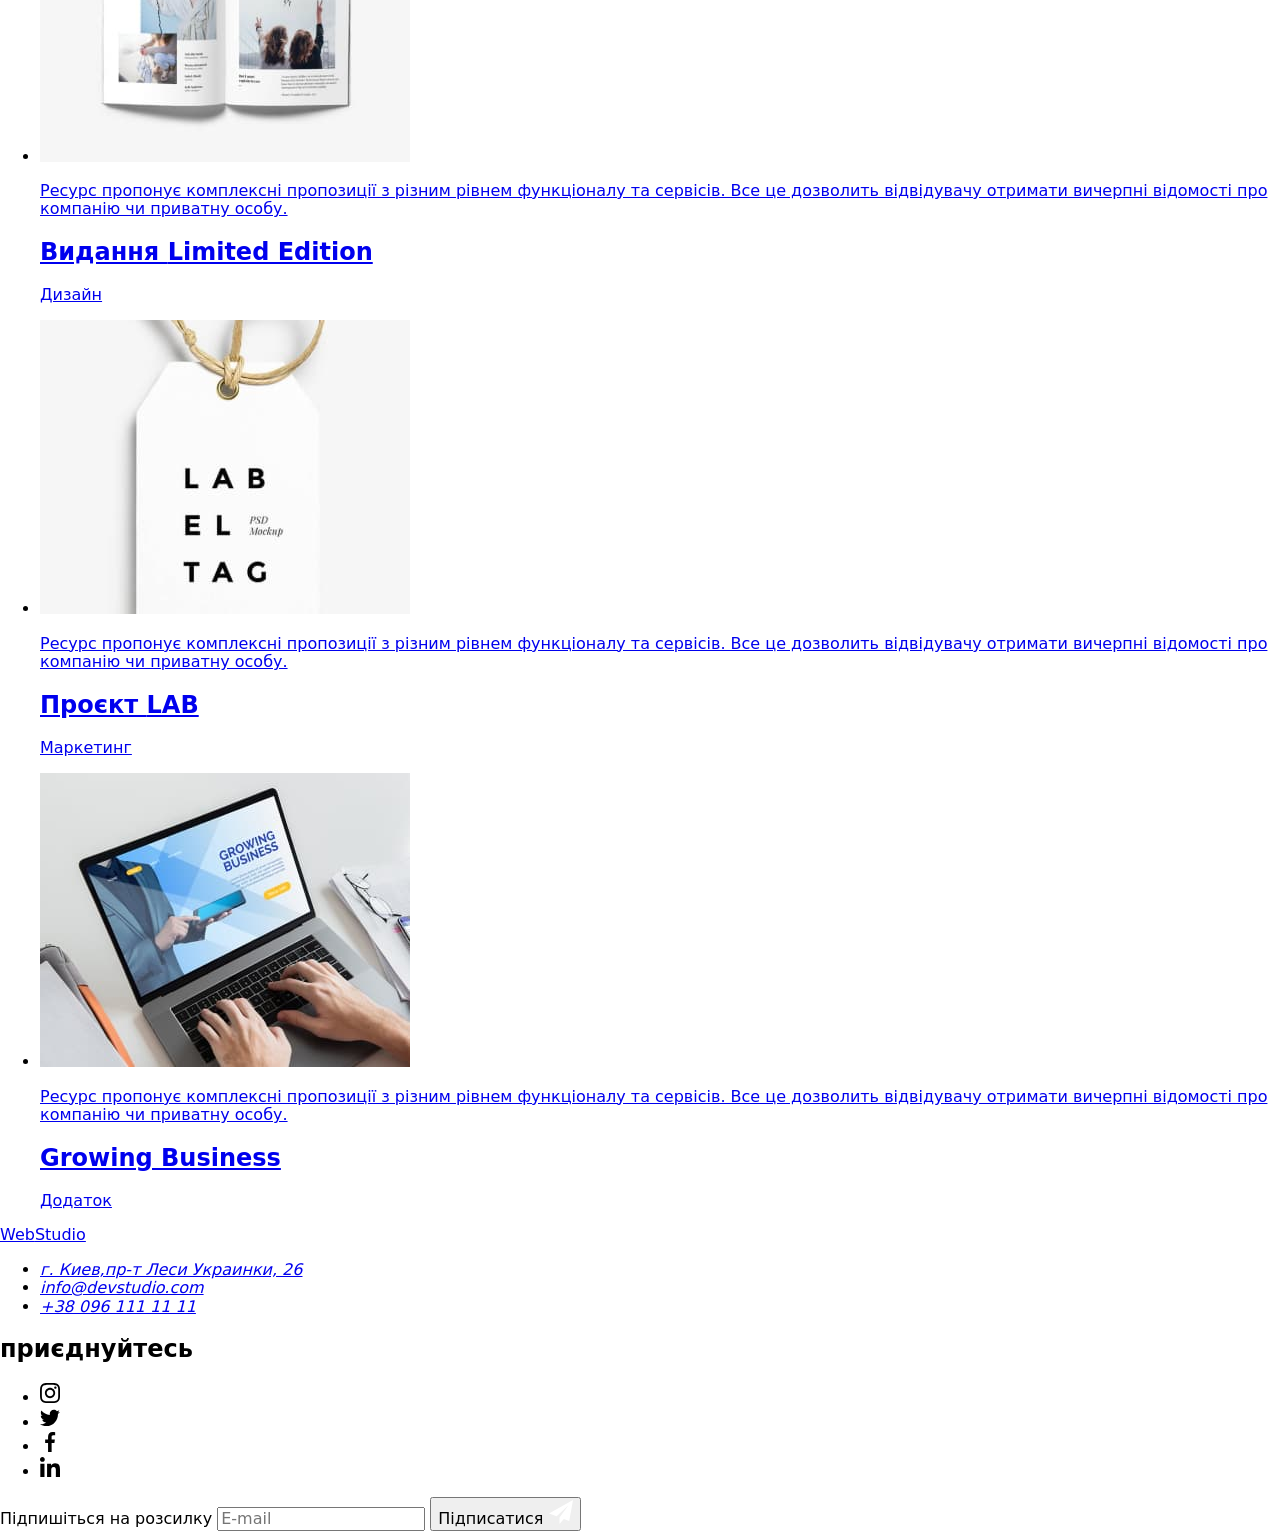
<file: portfolio.html>
<!DOCTYPE html>
<html lang="uk">
  <head>
    <meta charset="UTF-8" />
    <meta http-equiv="X-UA-Compatible" content="IE=edge" />
    <meta name="viewport" content="width=device-width, initial-scale=1.0" />
    <!-- шрифти:Raleway 700,Roboto 400 500 700 900, -->
    <link rel="preconnect" href="https://fonts.googleapis.com" />
    <link rel="preconnect" href="https://fonts.gstatic.com" crossorigin />
    <link
      href="https://fonts.googleapis.com/css2?family=Raleway:wght@700&family=Roboto:wght@400;500;700;900&display=swap"
      rel="stylesheet"
    />
    <title>WebStudio</title>
    <!-- css normalize-->
    <link
      rel="stylesheet"
      href="https://cdnjs.cloudflare.com/ajax/libs/modern-normalize/1.1.0/modern-normalize.min.css"
      integrity="sha512-wpPYUAdjBVSE4KJnH1VR1HeZfpl1ub8YT/NKx4PuQ5NmX2tKuGu6U/JRp5y+Y8XG2tV+wKQpNHVUX03MfMFn9Q=="
      crossorigin="anonymous"
      referrerpolicy="no-referrer"
    />
    <link rel="stylesheet" href="./css/styles.css" />
  </head>
  <body>
    <!--Шапка-->
    <header class="page-header">
      <div class="container main-nav">
        <nav class="main-nav">
          <a href="./index.html" class="logo header-logo link"
            >Web<span class="logo-studio">Studio</span></a
          >

          <ul class="site-nav list">
            <li class="item"><a href="./index.html" class="link">Студія</a></li>
            <li class="item"><a href="./portfolio.html" class="current-link link">Портфоліо</a></li>
            <li class="item"><a href="" class="link">Контакти</a></li>
          </ul>
        </nav>

        <ul class="contact-nav list">
          <li class="item">
            <a class="link" href="mailto:info@devstudio.com">
              <svg class="mail-icon" width="16px" height="12px">
                <use href="./images/symbol-defs.svg#mail"></use></svg
              >info@devstudio.com</a
            >
          </li>
          <li class="item">
            <a class="link" href="tel:+380961111111">
              <svg class="smartphone-icon" width="10px" height="16px">
                <use href="./images/symbol-defs.svg#smartphone"></use></svg
              >+38 096 111 11 11</a
            >
          </li>
        </ul>
      </div>
    </header>
    <!-- main -->
    <main class="main-page">
      <section class="port-section">
        <div class="container">
          <h1 class="visually-hidden">Портфоліо</h1>
          <!-- radio button -->
          <ul class="filter list">
            <li class="filter-item">
              <button class="button button-filter" type="button">Усі</button>
            </li>
            <li class="filter-item">
              <button class="button button-filter" type="button">Веб-сайти</button>
            </li>
            <li class="filter-item">
              <button class="button button-filter" type="button">Додатки</button>
            </li>
            <li class="filter-item">
              <button class="button button-filter" type="button">Дизайн</button>
            </li>
            <li class="filter-item">
              <button class="button button-filter" type="button">Маркетинг</button>
            </li>
          </ul>
          <ul class="list work-list">
            <li class="work-item">
              <a href="#" class="work-link link">
                <div class="thumb-overlay">
                  <img class="work-img" src="./images/portfolio1.jpg" alt="ноутбук" width="370" />
                  <p class="work-overlay">
                    Ресурс пропонує комплексні пропозиції з різним рівнем функціоналу та сервісів.
                    Все це дозволить відвідувачу отримати вичерпні відомості про компанію чи
                    приватну особу.
                  </p>
                </div>

                <div class="work-blok">
                  <h2 class="work-titel">Технокряк</h2>
                  <p class="work-filter">Веб-сайт</p>
                </div>
              </a>
            </li>
            <li class="work-item">
              <a href="#" class="work-link link">
                <div class="thumb-overlay">
                  <img
                    class="work-img"
                    src="./images/portfolio2.jpg"
                    alt="баскетболісти"
                    width="370"
                  />
                  <p class="work-overlay">
                    Ресурс пропонує комплексні пропозиції з різним рівнем функціоналу та сервісів.
                    Все це дозволить відвідувачу отримати вичерпні відомості про компанію чи
                    приватну особу.
                  </p>
                </div>

                <div class="work-blok">
                  <h2 class="work-titel">Постер New Orlean vs Golden Star</h2>
                  <p class="work-filter">Дизайн</p>
                </div>
              </a>
            </li>
            <li class="work-item">
              <a href="#" class="work-link link">
                <div class="thumb-overlay">
                  <img class="work-img" src="./images/portfolio3.jpg" alt="лого" width="370" />
                  <p class="work-overlay">
                    Ресурс пропонує комплексні пропозиції з різним рівнем функціоналу та сервісів.
                    Все це дозволить відвідувачу отримати вичерпні відомості про компанію чи
                    приватну особу.
                  </p>
                </div>

                <div class="work-blok">
                  <h2 class="work-titel">Ресторан Seafood</h2>
                  <p class="work-filter">Додаток</p>
                </div>
              </a>
            </li>
            <li class="work-item">
              <a href="#" class="work-link link">
                <div class="thumb-overlay">
                  <img class="work-img" src="./images/portfolio4.jpg" alt="навушники" width="370" />
                  <p class="work-overlay">
                    Ресурс пропонує комплексні пропозиції з різним рівнем функціоналу та сервісів.
                    Все це дозволить відвідувачу отримати вичерпні відомості про компанію чи
                    приватну особу.
                  </p>
                </div>

                <div class="work-blok">
                  <h2 class="work-titel">Проєкт Prime</h2>
                  <p class="work-filter">Маркетинг</p>
                </div>
              </a>
            </li>
            <li class="work-item">
              <a href="#" class="work-link link">
                <div class="thumb-overlay">
                  <img class="work-img" src="./images/portfolio5.jpg" alt="коробки" width="370" />
                  <p class="work-overlay">
                    Ресурс пропонує комплексні пропозиції з різним рівнем функціоналу та сервісів.
                    Все це дозволить відвідувачу отримати вичерпні відомості про компанію чи
                    приватну особу.
                  </p>
                </div>

                <div class="work-blok">
                  <h2 class="work-titel">Проєкт <span lang="en">Boxes</span></h2>
                  <p class="work-filter">Додаток</p>
                </div>
              </a>
            </li>
            <li class="work-item">
              <a href="#" class="work-link link">
                <div class="thumb-overlay">
                  <img src="./images/portfolio6.jpg" alt="монітор" width="370" />
                  <p class="work-overlay">
                    Ресурс пропонує комплексні пропозиції з різним рівнем функціоналу та сервісів.
                    Все це дозволить відвідувачу отримати вичерпні відомості про компанію чи
                    приватну особу.
                  </p>
                </div>

                <div class="work-blok">
                  <h2 lang="en" class="work-titel">Inspiration has no Borders</h2>
                  <p class="work-filter">Веб-сайт</p>
                </div>
              </a>
            </li>
            <li class="work-item">
              <a href="#" class="work-link link">
                <div class="thumb-overlay">
                  <img class="work-img" src="./images/portfolio7.jpg" alt="журнал" width="370" />
                  <p class="work-overlay">
                    Ресурс пропонує комплексні пропозиції з різним рівнем функціоналу та сервісів.
                    Все це дозволить відвідувачу отримати вичерпні відомості про компанію чи
                    приватну особу.
                  </p>
                </div>

                <div class="work-blok">
                  <h2 class="work-titel">Видання <span lang="en">Limited Edition</span></h2>
                  <p class="work-filter">Дизайн</p>
                </div>
              </a>
            </li>
            <li class="work-item">
              <a href="#" class="work-link link">
                <div class="thumb-overlay">
                  <img class="work-img" src="./images/portfolio8.jpg" alt="ярлик" width="370" />
                  <p class="work-overlay">
                    Ресурс пропонує комплексні пропозиції з різним рівнем функціоналу та сервісів.
                    Все це дозволить відвідувачу отримати вичерпні відомості про компанію чи
                    приватну особу.
                  </p>
                </div>

                <div class="work-blok">
                  <h2 class="work-titel">Проєкт <span lang="en">LAB</span></h2>
                  <p class="work-filter">Маркетинг</p>
                </div>
              </a>
            </li>
            <li class="work-item">
              <a href="#" class="work-link link">
                <div class="thumb-overlay">
                  <img class="work-img" src="./images/portfolio9.jpg" alt="ноутбук" width="370" />
                  <p class="work-overlay">
                    Ресурс пропонує комплексні пропозиції з різним рівнем функціоналу та сервісів.
                    Все це дозволить відвідувачу отримати вичерпні відомості про компанію чи
                    приватну особу.
                  </p>
                </div>

                <div class="work-blok">
                  <h2 lang="en" class="work-titel">Growing Business</h2>
                  <p class="work-filter">Додаток</p>
                </div>
              </a>
            </li>
          </ul>
        </div>
      </section>
    </main>
    <!--Футер-->
    <footer class="page-footer">
      <div class="container">
        <div class="address-conteiner">
          <a href="./index.html" class="logo footer-logo link"
            >Web<span class="logo-studio">Studio</span></a
          >
          <address class="contact-info">
            <ul class="footer-address list">
              <li class="address-item">
                <a
                  class="link nav-map"
                  href="https://goo.gl/maps/CPtrU1FHBa2aNyZL9"
                  target="_blank"
                  rel="noopener noreferrer nofollow"
                  >г. Киев,пр-т Леси Украинки, 26
                </a>
              </li>
              <li class="address-item">
                <a class="link" href="mailto:info@devstudio.com">info@devstudio.com</a>
              </li>
              <li class="address-item">
                <a class="link" href="tel:+380961111111">+38 096 111 11 11</a>
              </li>
            </ul>
          </address>
        </div>
        <div class="join">
          <h2 class="join-titel">приєднуйтесь</h2>
          <ul class="social-list list">
            <li class="social-item">
              <a
                href="#"
                class="social-link link footer-social"
                target="_blank"
                rel="noopener noreferrer nofollow"
                aria-label="Посилання на instagram"
              >
                <svg class="footer-icon" width="20px" height="20px">
                  <use href="./images/symbol-defs.svg#instagram"></use>
                </svg>
              </a>
            </li>
            <li class="social-item">
              <a
                href="#"
                class="social-link link footer-social"
                target="_blank"
                rel="noopener noreferrer nofollow"
                aria-label="Посилання на twitter"
              >
                <svg class="footer-icon" width="20px" height="20px">
                  <use href="./images/symbol-defs.svg#twitter"></use>
                </svg>
              </a>
            </li>
            <li class="social-item">
              <a
                href="#"
                class="social-link link footer-social"
                target="_blank"
                rel="noopener noreferrer nofollow"
                aria-label="Посилання на facebook"
              >
                <svg class="footer-icon" width="20px" height="20px">
                  <use href="./images/symbol-defs.svg#facebook"></use>
                </svg>
              </a>
            </li>
            <li class="social-item">
              <a
                href="#"
                class="social-link link footer-social"
                target="_blank"
                rel="noopener noreferrer nofollow"
                aria-label="Посилання на linkedin"
              >
                <svg class="footer-icon" width="20px" height="20px">
                  <use href="./images/symbol-defs.svg#linkedin"></use>
                </svg>
              </a>
            </li>
          </ul>
        </div>
        <div class="form-subscr">
          <!----------------------------------- FORM ---------------------------------------->
          <form action="javascript:void(0);" autocomplete="off">
            <label for="mail" class="lbl-subscr">Підпишіться на розсилку</label>
            <input
              type="email"
              name="subscription"
              id="mail"
              placeholder="E-mail"
              class="input-subscr"
            />
            <button type="submit" class="sub-button">
              Підписатися
              <svg class="icon-send" width="24px" height="24px">
                <use href="./images/icons.svg#send"></use>
              </svg>
            </button>
          </form>
          <!-- --------------------------------------------------------------------------- -->
        </div>
      </div>
    </footer>
  </body>
</html>
</file>
<file: css/styles.css>
/* 



.backdrop {
  position: fixed;
  top: 0;
  left: 0;
  width: 100%;
  height: 100%;

  background-color: rgba(46, 47, 66, 0.4);
  z-index: 1000;

  opacity: 1;
  transition: opacity var(--timing), visibility var(--timing);
}

.backdrop.is-hidden {
  opacity: 0;
  visibility: hidden;
  pointer-events: none;
}

.modal {
  position: absolute;
  top: 50%;
  left: 50%;
  transform: translate(-50%, -50%);

  width: 408px;
  min-height: 584px;
  background-color: #fcfcfc;
  border-radius: 4px;

  opacity: 1;
  transition: transform var(--timing), opacity var(--timing);
}

.button-modal-close {
  position: absolute;
  top: 24px;
  right: 24px;
  width: 24px;
  height: 24px;
  padding: 0;
  margin: 0;
  border-radius: 50%;
  border: 1px solid rgba(0, 0, 0, 0.1);
  background-color: #e7e9fc;
  transition: background-color var(--timing);
}

.icon-close {
  position: absolute;
  top: 50%;
  left: 50%;
  transform: translate(-50%, -50%);
  fill: #2e2f42;
  transition: fill var(--timing);
}

.button-modal-close:hover,
.button-modal-close:focus {
  background-color: #404bbf;
}

.button-modal-close:hover .icon-close,
.button-modal-close:focus .icon-close {
  fill: #fff;
}

.modal-form {
  padding: 72px 24px 24px 24px;
}
.modal-title {
  margin-bottom: 16px;
  font-family: Roboto;
  font-size: 16px;
  font-style: normal;
  font-weight: 500;
  line-height: 1.5;
  letter-spacing: 0.02em;
  color: #2e2f42;
  text-align: center;
}

.form-field {
  max-width: 360px;
  margin-top: 0;
  margin-bottom: 8px;
  font-weight: 400;
  font-size: 12px;
  line-height: 1.2;
  text-align: left;
  letter-spacing: 0.01em;
}

.form-label {
  display: block;
  margin-bottom: 4px;
  font-family: Roboto;
  font-size: 12px;
  font-style: normal;
  font-weight: 400;
  line-height: 1.2;
  letter-spacing: 0.48px;
  transition: color var(--timing);
  color: #8e8f99;
}

.form-input {
  width: 100%;
  height: 40px;
  padding-top: 11px;
  padding-bottom: 11px;
  padding-left: 38px;
  border-radius: 4px;
  border: 1px solid rgba(46, 47, 66, 0.4);
  transition: border-color var(--timing);
  outline: none;
}

.form-input:focus {
  border-color: #4d5ae5;
}

.form-comment {
  padding-top: 8px;
  padding-bottom: 8px;
  padding-left: 16px;
  padding-right: 16px;
  width: 100%;
  height: 120px;
  border: 1px solid rgba(46, 47, 66, 0.4);
  border-radius: 4px;
  resize: none;
  outline: none;
  transition: border-color var(--timing);
}
.form-comment:focus {
  border-color: #4d5ae5;
}

.form-comment::placeholder {
  font-family: Roboto;
  font-size: 12px;
  font-style: normal;
  font-weight: 400;
  line-height: 1.2;
  letter-spacing: 0.01em;
  color: rgba(117, 117, 117, 0.5);
}

.comment-field {
  margin-bottom: 16px;
}

.input-wrapp {
  position: relative;
}
.form-icon {
  position: absolute;
  top: 50%;
  transform: translateY(-50%);
  left: 16px;
  fill: #000000;
  transition: fill var(--timing);
}

.form-input:focus + .form-icon {
  fill: #4d5ae5;
}
.form-policy-checkbox {
  margin-bottom: 24px;
}
.policy-own-chekbox {
  display: inline-flex;
  align-items: center;
  justify-content: center;
  width: 16px;
  height: 16px;
  border: 1px solid #2e2f42;
  border-radius: 2px;
  cursor: pointer;
  fill: transparent;
  transition: background-color var(--timing), border var(--timing), fill var(--timing);
}

.policy-label {
  color: #8e8f99;
  font-family: Roboto;
  font-size: 12px;
  font-style: normal;
  font-weight: 400;
  line-height: 1.16;
  letter-spacing: 0.04em;
}
.policy-link {
  line-height: 1.33;
  text-decoration: underline;
}
.real-policy-checkbox:checked + .policy-label > .policy-own-chekbox {
  background-color: #4d5ae5;
  border: none;
  fill: #f4f4fd;
}

.real-policy-checkbox:focus + .policy-label > .policy-own-chekbox {
  outline: 2px solid #4d5ae5;
}

.form-button {
  display: block;
  margin-right: auto;
  margin-left: auto;
  width: 169px;
  height: 56px;
  padding: 16px 32px;
  border: none;
  border-radius: 4px;

  background-color: #4d5ae5;
  color: #fff;
  font-size: 16px;
  font-weight: 500;
  line-height: 1.5;
  letter-spacing: 0.04em;

  cursor: pointer;
  box-shadow: 0px 4px 4px 0px rgba(0, 0, 0, 0.15);
  transition: background-color var(--timing), box-shadow var(--timing);
}

.form-button:hover,
.form-button:focus,
.form-button:active {
  background-color: #188ce8;
} */
</file>
<file: css/index.css>
/* UTILS */
@import './utils/visually-hidden.css';
@import './utils/variables.css';

/* BASE */
@import './base/common.css';
@import './base/container.css';
@import './base/section.css';

/* LAYOUT */
@import './layout/header.css';
@import './layout/hero.css';
@import './layout/benefits.css';
@import './layout/team.css';
@import './layout/portfolio.css';
@import './layout/footer.css';
@import './layout/modal.css';
</file>
